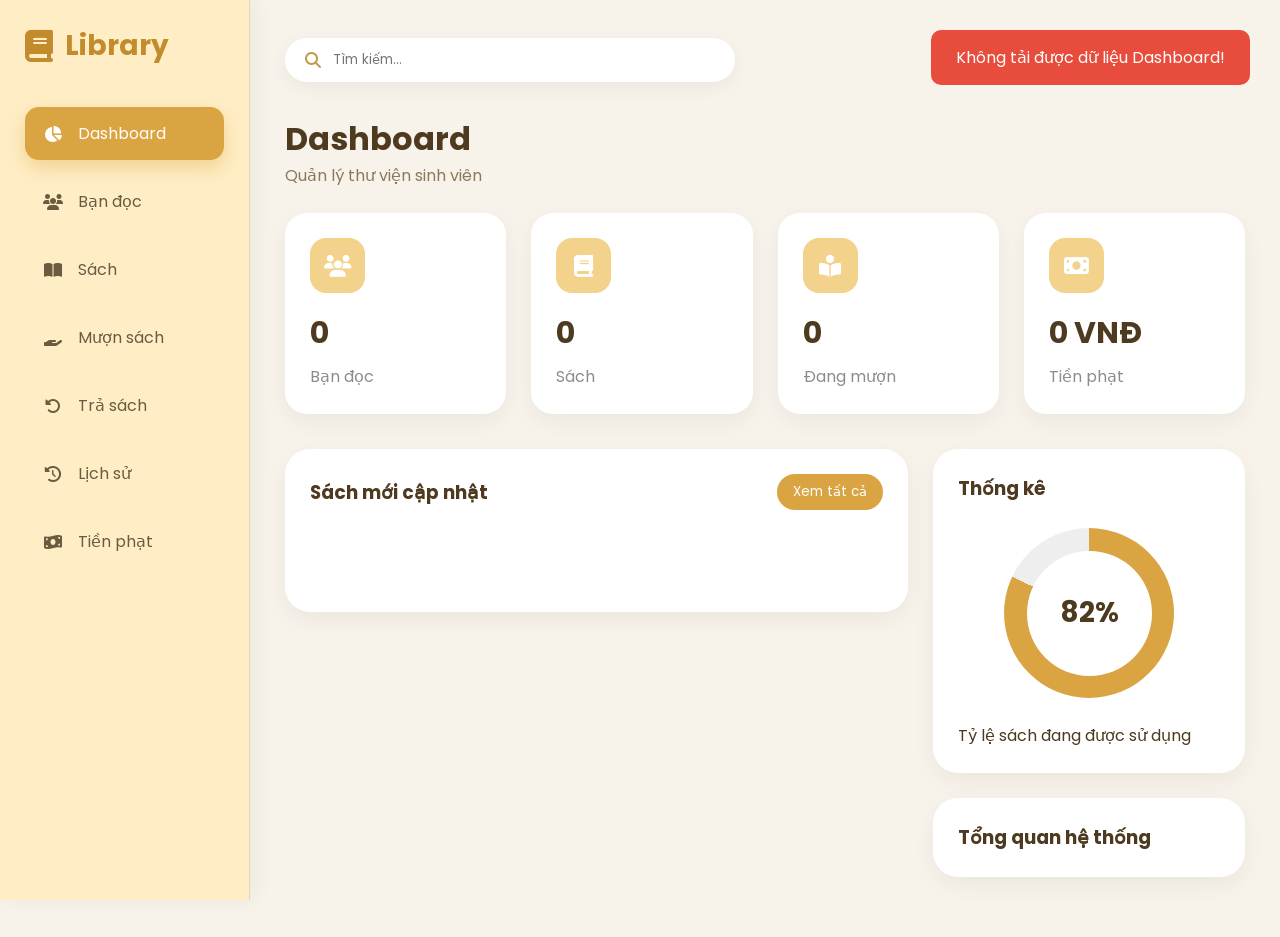
<file: frontend/index.html>
<!doctype html>
<html lang="vi">
  <head>
    <meta charset="UTF-8" />
    <meta name="viewport" content="width=device-width, initial-scale=1.0" />
    <title>Library Management</title>
    <link rel="stylesheet" href="css/style.css" />
    <link
      rel="stylesheet"
      href="https://cdnjs.cloudflare.com/ajax/libs/font-awesome/6.7.2/css/all.min.css"
    />
    <link rel="preconnect" href="https://fonts.googleapis.com" />
    <link
      href="https://fonts.googleapis.com/css2?family=Poppins:wght@300;400;500;600;700&display=swap"
      rel="stylesheet"
    />
  </head>

  <body>
    <aside class="sidebar">
      <div class="logo">
        <i class="fa-solid fa-book"></i>
        <span>Library</span>
      </div>
      <ul>
        <li class="active">
          <a href="index.html">
            <i class="fa-solid fa-chart-pie"></i>
            Dashboard
          </a>
        </li>
        <li>
          <a href="pages/bandoc.html">
            <i class="fa-solid fa-users"></i>
            Bạn đọc
          </a>
        </li>
        <li>
          <a href="pages/sach.html">
            <i class="fa-solid fa-book-open"></i>
            Sách
          </a>
        </li>
        <li>
          <a href="pages/muonsach.html">
            <i class="fa-solid fa-hand-holding"></i>
            Mượn sách
          </a>
        </li>
        <li>
          <a href="pages/trasach.html">
            <i class="fa-solid fa-rotate-left"></i>
            Trả sách
          </a>
        </li>
        <li>
          <a href="pages/lichsu.html">
            <i class="fa-solid fa-clock-rotate-left"></i>
            Lịch sử
          </a>
        </li>
        <li>
          <a href="pages/phat.html">
            <i class="fa-solid fa-money-bill-wave"></i>
            Tiền phạt
          </a>
        </li>
      </ul>
    </aside>

    <!-- ================= MAIN ================= -->
    <main class="main">
      <!-- HEADER -->
      <header class="header">
        <div class="search-box">
          <i class="fa-solid fa-magnifying-glass"></i>

          <input type="text" placeholder="Tìm kiếm..." />
        </div>

        <div class="header-right">
          <button class="notify">
            <i class="fa-solid fa-bell"></i>
          </button>

          <div class="profile">
            <img src="images/chibi.png" alt="" />

            <div>
              <h4>Admin</h4>
            </div>
          </div>
        </div>
      </header>
      <!-- TITLE -->
      <section class="title">
        <h2>Dashboard</h2>
        <p>Quản lý thư viện sinh viên</p>
      </section>
      <!-- CARDS -->
      <section class="cards">
        <div class="card">
          <div class="icon">
            <i class="fa-solid fa-users"></i>
          </div>
          <h3 id="totalReaders">0</h3>
          <p>Bạn đọc</p>
        </div>
        <div class="card">
          <div class="icon">
            <i class="fa-solid fa-book"></i>
          </div>
          <h3 id="totalBooks">0</h3>
          <p>Sách</p>
        </div>
        <div class="card">
          <div class="icon">
            <i class="fa-solid fa-book-open-reader"></i>
          </div>
          <h3 id="totalBorrowing">0</h3>
          <p>Đang mượn</p>
        </div>
        <div class="card">
          <div class="icon">
            <i class="fa-solid fa-money-bill"></i>
          </div>
          <h3 id="totalFine">0 VNĐ</h3>
          <p>Tiền phạt</p>
        </div>
      </section>
      <!-- CONTENT -->
      <section class="content">
        <!-- LEFT -->
        <div class="left-panel">
          <div class="panel">
            <div class="panel-header">
              <h3>Sách mới cập nhật</h3>
              <button>Xem tất cả</button>
            </div>
            <table id="bookTable">
              <thead>
                <tr>
                  <th>Mã</th>
                  <th>Tên sách</th>
                  <th>Tác giả</th>
                  <th>SL</th>
                </tr>
              </thead>
              <tbody>
              </tbody>
            </table>
          </div>
        </div>
        <!-- RIGHT -->
        <div class="right-panel">
          <div class="panel">
            <h3>Thống kê</h3>
            <div class="circle">
              <span>82%</span>
            </div>
            <p>Tỷ lệ sách đang được sử dụng</p>
          </div>
          <div class="panel">
            <h3>Tổng quan hệ thống</h3>
            <ul class="activity" id="activityList">
            </ul>
          </div>
        </div>
      </section>
    </main>

<script src="js/api.js"></script>
<script src="js/common.js"></script>
<script src="js/dashboard.js"></script>
  </body>
</html>
</file>
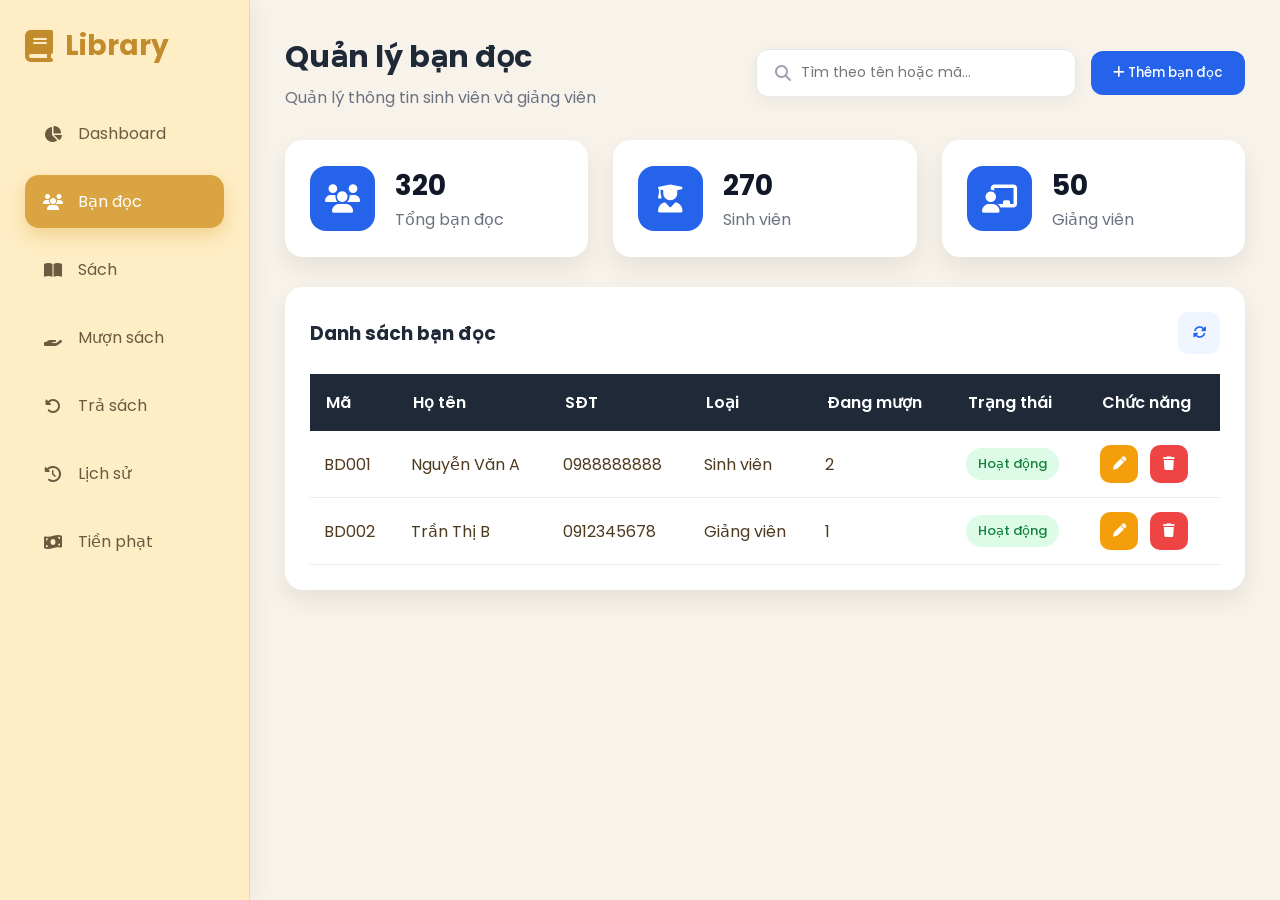
<file: frontend/pages/bandoc.html>
<!doctype html>
<html lang="vi">
  <head>
    <meta charset="UTF-8" />
    <meta name="viewport" content="width=device-width, initial-scale=1.0" />
    <title>Quản lý bạn đọc</title>

    <link rel="stylesheet" href="../css/style.css" />
    <link rel="stylesheet" href="../css/bandoc.css" />

    <link
      rel="stylesheet"
      href="https://cdnjs.cloudflare.com/ajax/libs/font-awesome/6.7.2/css/all.min.css"
    />

    <link
      href="https://fonts.googleapis.com/css2?family=Poppins:wght@300;400;500;600;700&display=swap"
      rel="stylesheet"
    />
  </head>

  <body>
    <!-- ================= SIDEBAR ================= -->
    <aside class="sidebar">
      <div class="logo">
        <i class="fa-solid fa-book"></i>
        <span>Library</span>
      </div>
      <ul>
        <li>
          <a href="../index.html">
            <i class="fa-solid fa-chart-pie"></i>
            Dashboard
          </a>
        </li>
        <li class="active">
          <a href="bandoc.html">
            <i class="fa-solid fa-users"></i>
            Bạn đọc
          </a>
        </li>
        <li>
          <a href="sach.html">
            <i class="fa-solid fa-book-open"></i>
            Sách
          </a>
        </li>
        <li>
          <a href="muonsach.html">
            <i class="fa-solid fa-hand-holding"></i>
            Mượn sách
          </a>
        </li>
        <li>
          <a href="trasach.html">
            <i class="fa-solid fa-rotate-left"></i>
            Trả sách
          </a>
        </li>
        <li>
          <a href="lichsu.html">
            <i class="fa-solid fa-clock-rotate-left"></i>
            Lịch sử
          </a>
        </li>
        <li>
          <a href="phat.html">
            <i class="fa-solid fa-money-bill-wave"></i>
            Tiền phạt
          </a>
        </li>
      </ul>
    </aside>

  <!-- MAIN -->

    <main class="main">
      <!-- HEADER -->
      <header class="header">
        <div>
          <h2>Quản lý bạn đọc</h2>
          <p>Quản lý thông tin sinh viên và giảng viên</p>
        </div>
        <div class="header-right">
          <div class="search-box">
            <i class="fa-solid fa-magnifying-glass"></i>
            <input
              type="text"
              id="searchReader"
              placeholder="Tìm theo tên hoặc mã..."
              onkeyup="searchTable('searchReader', 'readerTable')"
            />
          </div>
          <button class="add-btn" onclick="openModal('readerModal')">
            <i class="fa-solid fa-plus"></i>
            Thêm bạn đọc
          </button>
        </div>
      </header>

      <!--  STATISTIC  -->

      <section class="reader-stat">
        <div class="stat-card">
          <i class="fa-solid fa-users"></i>
          <div>
            <h3>320</h3>
            <span>Tổng bạn đọc</span>
          </div>
        </div>
        <div class="stat-card">
          <i class="fa-solid fa-user-graduate"></i>
          <div>
            <h3>270</h3>
            <span>Sinh viên</span>
          </div>
        </div>
        <div class="stat-card">
          <i class="fa-solid fa-chalkboard-user"></i>
          <div>
            <h3>50</h3>
            <span>Giảng viên</span>
          </div>
        </div>
      </section>

      <!--  TABLE  -->
      <section class="table-card">
        <div class="table-header">
          <h3>Danh sách bạn đọc</h3>
          <button class="refresh-btn">
            <i class="fa-solid fa-rotate"></i>
          </button>
        </div>
        <table id="readerTable">
          <thead>
            <tr>
              <th>Mã</th>
              <th>Họ tên</th>
              <th>SĐT</th>
              <th>Loại</th>
              <th>Đang mượn</th>
              <th>Trạng thái</th>
              <th>Chức năng</th>
            </tr>
          </thead>
          <tbody>
            <tr>
              <td>BD001</td>
              <td>Nguyễn Văn A</td>
              <td>0988888888</td>
              <td>Sinh viên</td>
              <td>2</td>
              <td>
                <span class="status active"> Hoạt động </span>
              </td>
              <td>
                <button class="edit-btn">
                  <i class="fa-solid fa-pen"></i>
                </button>
                <button class="delete-btn">
                  <i class="fa-solid fa-trash"></i>
                </button>
              </td>
            </tr>
            <tr>
              <td>BD002</td>
              <td>Trần Thị B</td>
              <td>0912345678</td>
              <td>Giảng viên</td>
              <td>1</td>
              <td>
                <span class="status active"> Hoạt động </span>
              </td>
              <td>
                <button class="edit-btn">
                  <i class="fa-solid fa-pen"></i>
                </button>
                <button class="delete-btn">
                  <i class="fa-solid fa-trash"></i>
                </button>
              </td>
            </tr>
          </tbody>
        </table>
      </section>
    </main>

    <!-- MODAL  -->

    <div class="modal" id="readerModal">
      <div class="modal-content">
        <div class="modal-header">
          <h2>Thêm bạn đọc</h2>
          <button onclick="closeModal('readerModal')">
            <i class="fa-solid fa-xmark"></i>
          </button>
        </div>
        <div class="modal-body">
          <div class="form-group">
            <label>Mã bạn đọc</label>
            <input type="text" />
          </div>
          <div class="form-group">
            <label>Họ tên</label>
            <input type="text" />
          </div>
          <div class="form-group">
            <label>Số điện thoại</label>
            <input type="text" />
          </div>
          <div class="form-group">
            <label>Loại bạn đọc</label>
            <select>
              <option>Sinh viên thường</option>
              <option>Sinh viên ưu tiên</option>
              <option>Giảng viên</option>
            </select>
          </div>
        </div>
        <div class="modal-footer">
          <button class="cancel-btn" onclick="closeModal('readerModal')">
            Hủy
          </button>
          <button class="save-btn">Lưu</button>
        </div>
      </div>
    </div>
    
    <script src="../js/api.js"></script>
    <script src="../js/common.js"></script>
    <script src="../js/bandoc.js"></script>
  </body>
</html>
</file>
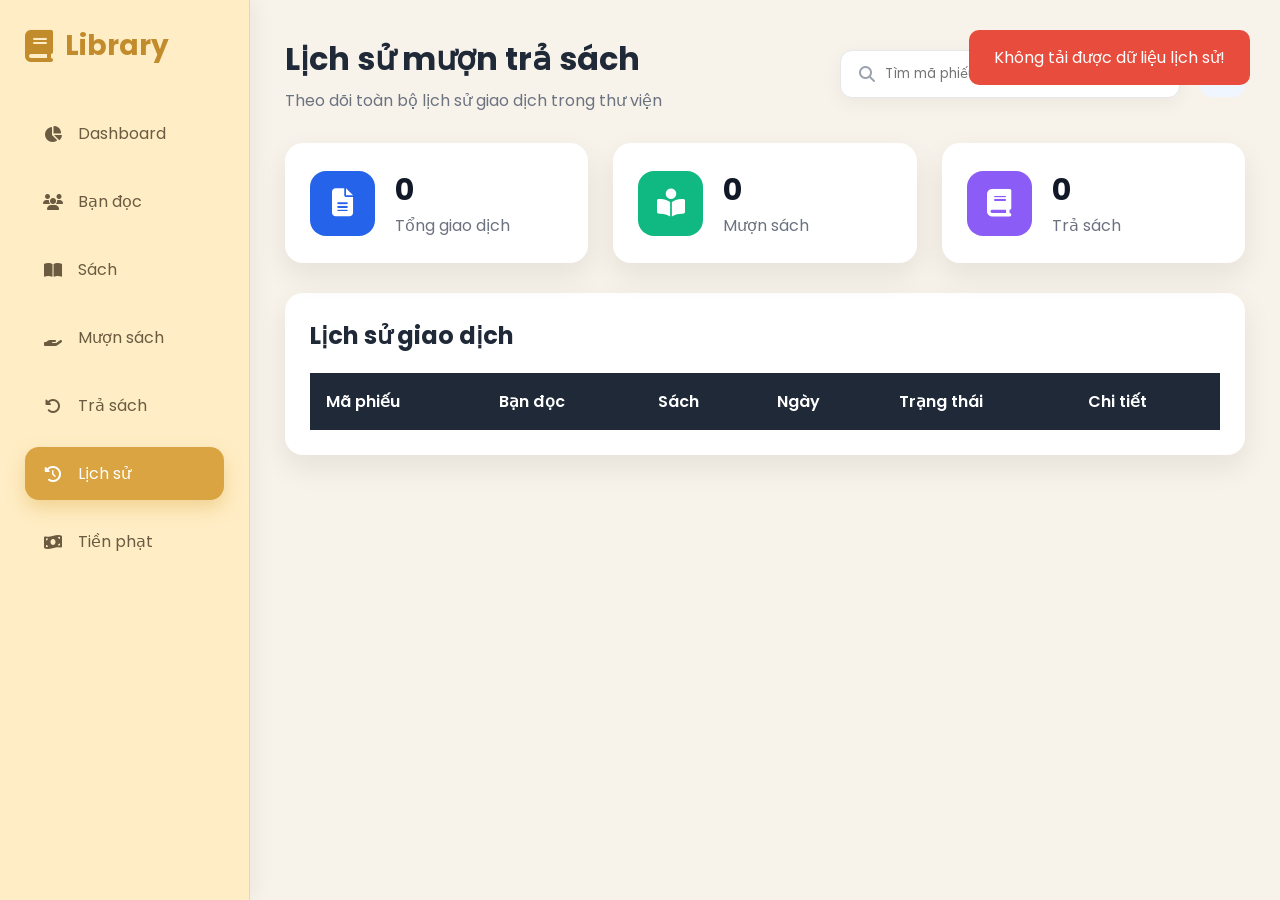
<file: frontend/pages/lichsu.html>
<!doctype html>
<html lang="vi">
  <head>
    <meta charset="UTF-8" />
    <meta name="viewport" content="width=device-width, initial-scale=1.0" />
    <title>Lịch sử mượn trả</title>
    <link rel="stylesheet" href="../css/style.css" />
    <link rel="stylesheet" href="../css/lichsu.css" />
    <link
      rel="stylesheet"
      href="https://cdnjs.cloudflare.com/ajax/libs/font-awesome/6.7.2/css/all.min.css"
    />
    <link
      href="https://fonts.googleapis.com/css2?family=Poppins:wght@300;400;500;600;700&display=swap"
      rel="stylesheet"
    />
  </head>
  <body>
    <!--  SIDEBAR -->
    <aside class="sidebar">
      <div class="logo">
        <i class="fa-solid fa-book"></i>
        <span>Library</span>
      </div>
      <ul>
        <li>
          <a href="../index.html">
            <i class="fa-solid fa-chart-pie"></i>
            Dashboard
          </a>
        </li>
        <li>
          <a href="bandoc.html">
            <i class="fa-solid fa-users"></i>
            Bạn đọc
          </a>
        </li>
        <li>
          <a href="sach.html">
            <i class="fa-solid fa-book-open"></i>
            Sách
          </a>
        </li>
        <li>
          <a href="muonsach.html">
            <i class="fa-solid fa-hand-holding"></i>
            Mượn sách
          </a>
        </li>
        <li>
          <a href="trasach.html">
            <i class="fa-solid fa-rotate-left"></i>
            Trả sách
          </a>
        </li>
        <li class="active">
          <a href="lichsu.html">
            <i class="fa-solid fa-clock-rotate-left"></i>
            Lịch sử
          </a>
        </li>
        <li>
          <a href="phat.html">
            <i class="fa-solid fa-money-bill-wave"></i>
            Tiền phạt
          </a>
        </li>
      </ul>
    </aside>

    <!-- MAIN -->
    <main class="main">
      <header class="header">
        <div>
          <h2>Lịch sử mượn trả sách</h2>
          <p>Theo dõi toàn bộ lịch sử giao dịch trong thư viện</p>
        </div>
        <div class="header-right">
          <div class="search-box">
            <i class="fa-solid fa-magnifying-glass"></i>
            <input
              type="text"
              id="searchHistory"
              placeholder="Tìm mã phiếu, bạn đọc, sách..."
            />
          </div>
          <button class="refresh-btn" id="refreshHistory">
            <i class="fa-solid fa-rotate"></i>
          </button>
        </div>
      </header>

      <!--  THỐNG KÊ  -->
      <section class="history-stat">
        <div class="stat-card">
          <i class="fa-solid fa-file-lines"></i>
          <div>
            <h3 id="totalHistory">0</h3>
            <span>Tổng giao dịch</span>
          </div>
        </div>
        <div class="stat-card">
          <i class="fa-solid fa-book-open-reader"></i>
          <div>
            <h3 id="borrowHistory">0</h3>
            <span>Mượn sách</span>
          </div>
        </div>
        <div class="stat-card">
          <i class="fa-solid fa-book"></i>
          <div>
            <h3 id="returnHistory">0</h3>
            <span>Trả sách</span>
          </div>
        </div>
      </section>

      <!--  TABLE  -->
      <section class="table-card">
        <div class="table-header">
          <h3>Lịch sử giao dịch</h3>
        </div>
        <table id="historyTable">
          <thead>
            <tr>
              <th>Mã phiếu</th>
              <th>Bạn đọc</th>
              <th>Sách</th>
              <th>Ngày</th>
              <th>Trạng thái</th>
              <th>Chi tiết</th>
            </tr>
          </thead>
          <tbody>

          </tbody>
        </table>
      </section>
    </main>
    <script src="../js/api.js"></script>
    <script src="../js/common.js"></script>
    <script src="../js/lichsu.js"></script>
  </body>
</html>
</file>
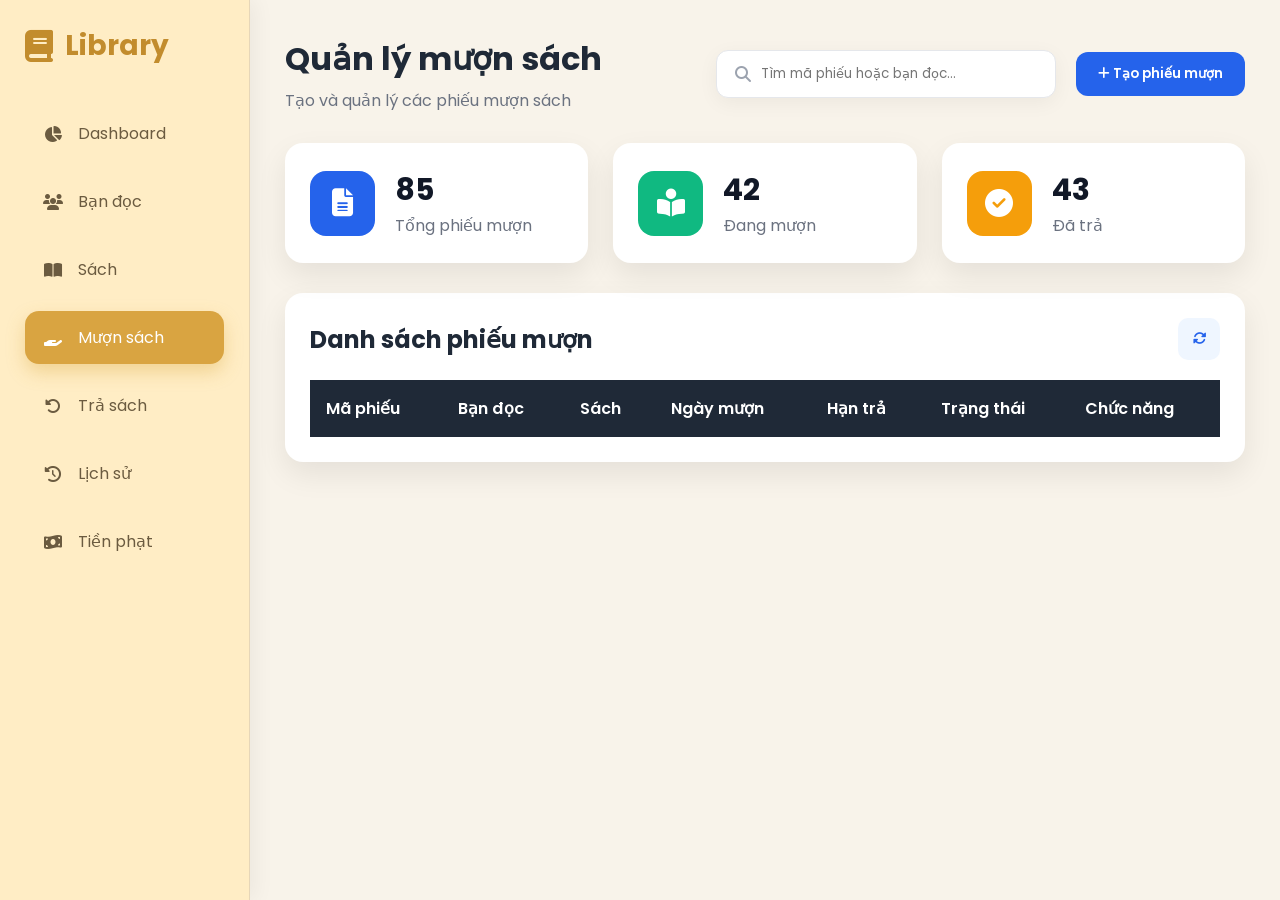
<file: frontend/pages/muonsach.html>
<!doctype html>
<html lang="vi">
  <head>
    <meta charset="UTF-8" />
    <meta name="viewport" content="width=device-width, initial-scale=1.0" />
    <title>Quản lý mượn sách</title>
    <link rel="stylesheet" href="../css/style.css" />
    <link rel="stylesheet" href="../css/muonsach.css" />
    <link
      rel="stylesheet"
      href="https://cdnjs.cloudflare.com/ajax/libs/font-awesome/6.7.2/css/all.min.css"
    />
    <link
      href="https://fonts.googleapis.com/css2?family=Poppins:wght@300;400;600;700&display=swap"
      rel="stylesheet"
    />
  </head>
  <body>
    <!--  SIDEBAR -->
    <aside class="sidebar">
      <div class="logo">
        <i class="fa-solid fa-book"></i>
        <span>Library</span>
      </div>
      <ul>
        <li>
          <a href="../index.html">
            <i class="fa-solid fa-chart-pie"></i>
            Dashboard
          </a>
        </li>
        <li>
          <a href="bandoc.html">
            <i class="fa-solid fa-users"></i>
            Bạn đọc
          </a>
        </li>
        <li>
          <a href="sach.html">
            <i class="fa-solid fa-book-open"></i>
            Sách
          </a>
        </li>
        <li class="active">
          <a href="muonsach.html">
            <i class="fa-solid fa-hand-holding"></i>
            Mượn sách
          </a>
        </li>
        <li>
          <a href="trasach.html">
            <i class="fa-solid fa-rotate-left"></i>
            Trả sách
          </a>
        </li>
        <li>
          <a href="lichsu.html">
            <i class="fa-solid fa-clock-rotate-left"></i>
            Lịch sử
          </a>
        </li>
        <li>
          <a href="phat.html">
            <i class="fa-solid fa-money-bill-wave"></i>
            Tiền phạt
          </a>
        </li>
      </ul>
    </aside>

    <!--  MAIN  -->
    <main class="main">
      <header class="header">
        <div>
          <h2>Quản lý mượn sách</h2>
          <p>Tạo và quản lý các phiếu mượn sách</p>
        </div>
        <div class="header-right">
          <div class="search-box">
            <i class="fa-solid fa-magnifying-glass"></i>
            <input
              type="text"
              id="searchBorrow"
              placeholder="Tìm mã phiếu hoặc bạn đọc..."
            />
          </div>
          <button class="add-btn" onclick="openModal('borrowModal')">
            <i class="fa-solid fa-plus"></i>
            Tạo phiếu mượn
          </button>
        </div>
      </header>

      <!--  CARD  -->
      <section class="borrow-stat">
        <div class="stat-card">
          <i class="fa-solid fa-file-lines"></i>
          <div>
            <h3>85</h3>
            <span>Tổng phiếu mượn</span>
          </div>
        </div>
        <div class="stat-card">
          <i class="fa-solid fa-book-open-reader"></i>
          <div>
            <h3>42</h3>
            <span>Đang mượn</span>
          </div>
        </div>
        <div class="stat-card">
          <i class="fa-solid fa-circle-check"></i>
          <div>
            <h3>43</h3>
            <span>Đã trả</span>
          </div>
        </div>
      </section>

      <!--  TABLE  -->
      <section class="table-card">
        <div class="table-header">
          <h3>Danh sách phiếu mượn</h3>
          <button class="refresh-btn">
            <i class="fa-solid fa-rotate"></i>
          </button>
        </div>
        <table id="borrowTable">
          <thead>
            <tr>
              <th>Mã phiếu</th>
              <th>Bạn đọc</th>
              <th>Sách</th>
              <th>Ngày mượn</th>
              <th>Hạn trả</th>
              <th>Trạng thái</th>
              <th>Chức năng</th>
            </tr>
          </thead>
          <tbody></tbody>
        </table>
      </section>
    </main>

    <!--  MODAL  -->
    <div class="modal" id="borrowModal">
      <div class="modal-content">
        <div class="modal-header">
          <h2>Tạo phiếu mượn</h2>
          <button onclick="closeModal('borrowModal')">
            <i class="fa-solid fa-xmark"></i>
          </button>
        </div>
        <div class="modal-body">
          <div class="form-group">
            <label>Bạn đọc</label>
            <select id="reader">
            </select>
          </div>
          <div class="form-group">
            <label>Sách</label>
            <select id="book">
            </select>
          </div>
        <div class="modal-footer">
          <button class="cancel-btn" onclick="closeModal('borrowModal')">
            Hủy
          </button>
          <button class="save-btn" onclick="saveBorrow()">Lưu</button>
        </div>
      </div>
    </div>
    <script src="../js/api.js"></script>
    <script src="../js/common.js"></script>
    <script src="../js/muonsach.js"></script>
  </body>
</html>
</file>
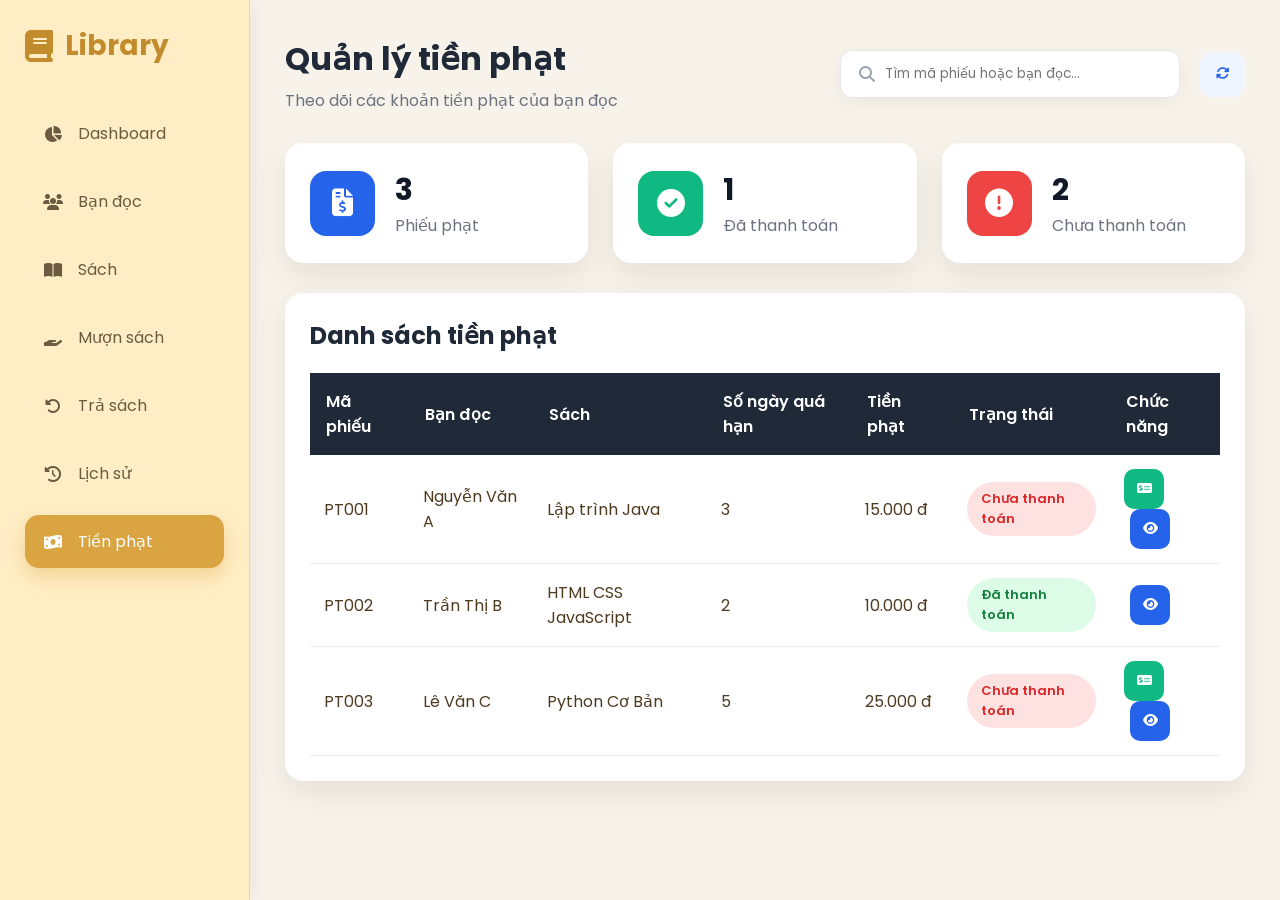
<file: frontend/pages/phat.html>
<!doctype html>
<html lang="vi">
  <head>
    <meta charset="UTF-8" />
    <meta name="viewport" content="width=device-width, initial-scale=1.0" />
    <title>Quản lý tiền phạt</title>
    <link rel="stylesheet" href="../css/style.css" />
    <link rel="stylesheet" href="../css/phat.css" />
    <link
      rel="stylesheet"
      href="https://cdnjs.cloudflare.com/ajax/libs/font-awesome/6.7.2/css/all.min.css"
    />
    <link
      href="https://fonts.googleapis.com/css2?family=Poppins:wght@300;400;500;600;700&display=swap"
      rel="stylesheet"
    />
  </head>
  <body>
    <!--  SIDEBAR  -->
    <aside class="sidebar">
      <div class="logo">
        <i class="fa-solid fa-book"></i>
        <span>Library</span>
      </div>
      <ul>
        <li>
          <a href="../index.html">
            <i class="fa-solid fa-chart-pie"></i>
            Dashboard
          </a>
        </li>
        <li>
          <a href="bandoc.html">
            <i class="fa-solid fa-users"></i>
            Bạn đọc
          </a>
        </li>
        <li>
          <a href="sach.html">
            <i class="fa-solid fa-book-open"></i>
            Sách
          </a>
        </li>
        <li>
          <a href="muonsach.html">
            <i class="fa-solid fa-hand-holding"></i>
            Mượn sách
          </a>
        </li>
        <li>
          <a href="trasach.html">
            <i class="fa-solid fa-rotate-left"></i>
            Trả sách
          </a>
        </li>
        <li>
          <a href="lichsu.html">
            <i class="fa-solid fa-clock-rotate-left"></i>
            Lịch sử
          </a>
        </li>
        <li class="active">
          <a href="phat.html">
            <i class="fa-solid fa-money-bill-wave"></i>
            Tiền phạt
          </a>
        </li>
      </ul>
    </aside>

    <!--  MAIN  -->
    <main class="main">
      <header class="header">
        <div>
          <h2>Quản lý tiền phạt</h2>
          <p>Theo dõi các khoản tiền phạt của bạn đọc</p>
        </div>
        <div class="header-right">
          <div class="search-box">
            <i class="fa-solid fa-magnifying-glass"></i>
            <input
              type="text"
              id="searchFine"
              placeholder="Tìm mã phiếu hoặc bạn đọc..."
            />
          </div>
          <button class="refresh-btn">
            <i class="fa-solid fa-rotate"></i>
          </button>
        </div>
      </header>

      <!--  STATISTIC -->
      <section class="fine-stat">
        <div class="stat-card">
          <i class="fa-solid fa-file-invoice-dollar"></i>
          <div>
            <h3>18</h3>
            <span>Phiếu phạt</span>
          </div>
        </div>

        <div class="stat-card">
          <i class="fa-solid fa-circle-check"></i>
          <div>
            <h3>12</h3>
            <span>Đã thanh toán</span>
          </div>
        </div>
        <div class="stat-card">
          <i class="fa-solid fa-circle-exclamation"></i>
          <div>
            <h3>6</h3>
            <span>Chưa thanh toán</span>
          </div>
        </div>
      </section>

      <!--  TABLE  -->
      <section class="table-card">
        <div class="table-header">
          <h3>Danh sách tiền phạt</h3>
        </div>
        <table id="fineTable">
          <thead>
            <tr>
              <th>Mã phiếu</th>
              <th>Bạn đọc</th>
              <th>Sách</th>
              <th>Số ngày quá hạn</th>
              <th>Tiền phạt</th>
              <th>Trạng thái</th>
              <th>Chức năng</th>
            </tr>
          </thead>
          <tbody>
            <tr>
              <td>PT001</td>
              <td>Nguyễn Văn A</td>
              <td>Lập trình Java</td>
              <td>3</td>
              <td>15.000 đ</td>
              <td>
                <span class="status unpaid"> Chưa thanh toán </span>
              </td>
              <td>
                <button class="pay-btn">
                  <i class="fa-solid fa-money-check-dollar"></i>
                </button>
                <button class="view-btn">
                  <i class="fa-solid fa-eye"></i>
                </button>
              </td>
            </tr>
            <tr>
              <td>PT002</td>
              <td>Trần Thị B</td>
              <td>HTML CSS JavaScript</td>
              <td>2</td>
              <td>10.000 đ</td>
              <td>
                <span class="status paid"> Đã thanh toán </span>
              </td>
              <td>
                <button class="view-btn">
                  <i class="fa-solid fa-eye"></i>
                </button>
              </td>
            </tr>
          </tbody>
        </table>
      </section>

      <!--  MODAL  -->
      <div class="modal" id="fineModal">
        <div class="modal-content">
          <div class="modal-header">
            <h2>Chi tiết tiền phạt</h2>
            <button onclick="closeModal('fineModal')">
              <i class="fa-solid fa-xmark"></i>
            </button>
          </div>
          <div class="modal-body">
            <div class="form-group">
              <label>Mã phiếu</label>
              <input type="text" id="fineId" readonly />
            </div>
            <div class="form-group">
              <label>Bạn đọc</label>
              <input type="text" id="readerName" readonly />
            </div>
            <div class="form-group">
              <label>Sách</label>
              <input type="text" id="bookName" readonly />
            </div>
            <div class="form-group">
              <label>Số ngày quá hạn</label>
              <input type="number" id="lateDays" readonly />
            </div>
            <div class="form-group">
              <label>Tiền phạt</label>
              <input type="text" id="money" readonly />
            </div>
          </div>
          <div class="modal-footer">
            <button class="cancel-btn" onclick="closeModal('fineModal')">
              Đóng
            </button>
          </div>
        </div>
      </div>
    </main>

    <script src="../js/common.js"></script>
    <script src="../js/phat.js"></script>
  </body>
</html>
</file>
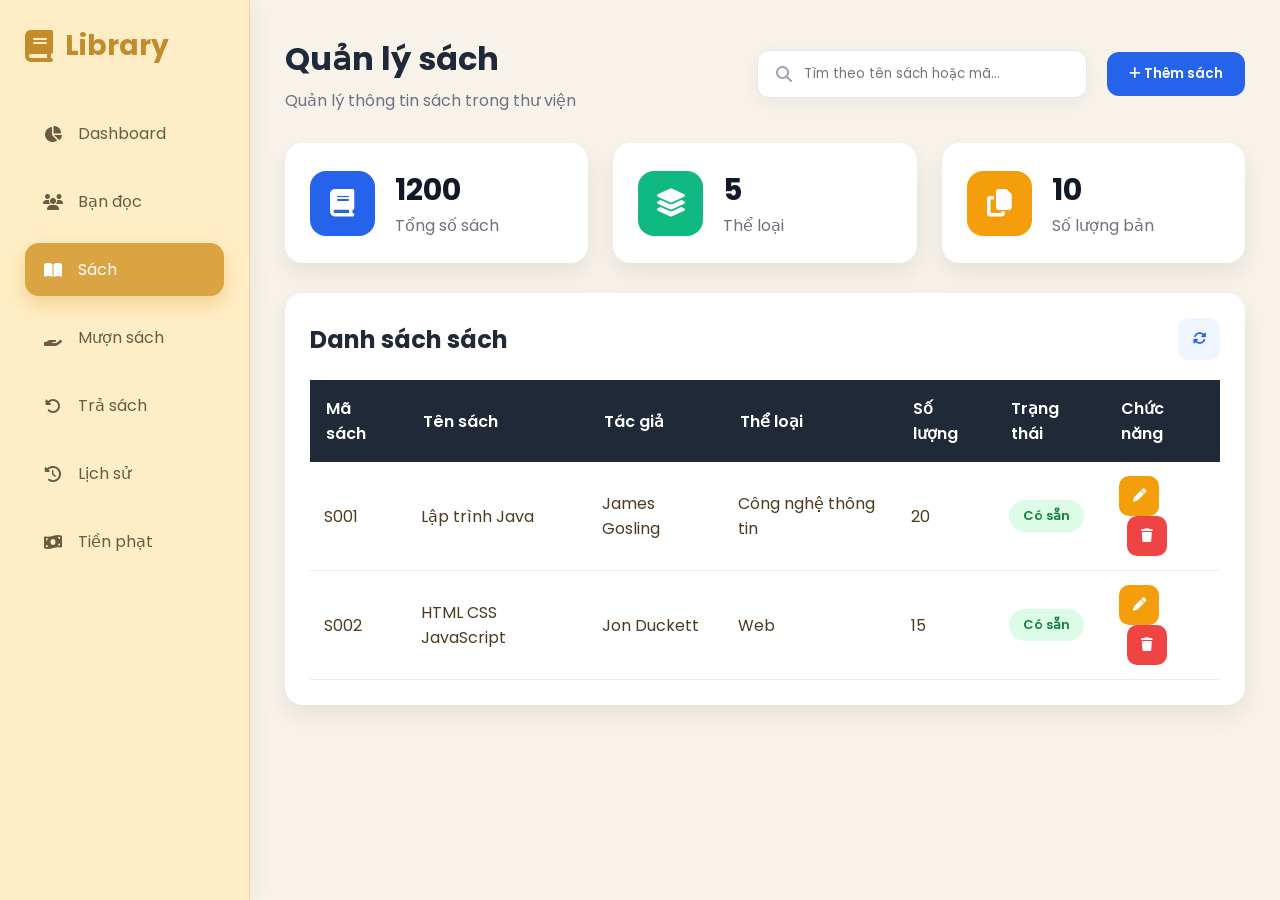
<file: frontend/pages/sach.html>
<!doctype html>
<html lang="vi">
  <head>
    <meta charset="UTF-8" />
    <meta name="viewport" content="width=device-width, initial-scale=1.0" />
    <title>Quản lý sách</title>
    <link rel="stylesheet" href="../css/style.css" />
    <link rel="stylesheet" href="../css/sach.css" />
    <link
      rel="stylesheet"
      href="https://cdnjs.cloudflare.com/ajax/libs/font-awesome/6.7.2/css/all.min.css"
    />
    <link
      href="https://fonts.googleapis.com/css2?family=Poppins:wght@300;400;500;600;700&display=swap"
      rel="stylesheet"
    />
  </head>

  <body>
    <!-- SIDEBAR  -->
    <aside class="sidebar">
      <div class="logo">
        <i class="fa-solid fa-book"></i>
        <span>Library</span>
      </div>
      <ul>
        <li>
          <a href="../index.html">
            <i class="fa-solid fa-chart-pie"></i>
            Dashboard
          </a>
        </li>
        <li>
          <a href="bandoc.html">
            <i class="fa-solid fa-users"></i>
            Bạn đọc
          </a>
        </li>
        <li class="active">
          <a href="sach.html">
            <i class="fa-solid fa-book-open"></i>
            Sách
          </a>
        </li>
        <li>
          <a href="muonsach.html">
            <i class="fa-solid fa-hand-holding"></i>
            Mượn sách
          </a>
        </li>
        <li>
          <a href="trasach.html">
            <i class="fa-solid fa-rotate-left"></i>
            Trả sách
          </a>
        </li>
        <li>
          <a href="lichsu.html">
            <i class="fa-solid fa-clock-rotate-left"></i>
            Lịch sử
          </a>
        </li>
        <li>
          <a href="phat.html">
            <i class="fa-solid fa-money-bill-wave"></i>
            Tiền phạt
          </a>
        </li>
      </ul>
    </aside>

    <!--  MAIN -->
    <main class="main">
      <header class="header">
        <div>
          <h2>Quản lý sách</h2>
          <p>Quản lý thông tin sách trong thư viện</p>
        </div>
        <div class="header-right">
          <div class="search-box">
            <i class="fa-solid fa-magnifying-glass"></i>
            <input
              id="searchBook"
              type="text"
              placeholder="Tìm theo tên sách hoặc mã..."
              onkeyup="searchBook()"
            />
          </div>
          <button class="add-btn" onclick="openModal('bookModal')">
            <i class="fa-solid fa-plus"></i>
            Thêm sách
          </button>
        </div>
      </header>

      <!-- STATISTIC  -->
      <section class="book-stat">
        <div class="stat-card">
          <i class="fa-solid fa-book"></i>
          <div>
            <h3 id="totalBook">1200</h3>
            <span> Tổng số sách </span>
          </div>
        </div>
        <div class="stat-card">
          <i class="fa-solid fa-layer-group"></i>
          <div>
            <h3 id="totalCategory">5</h3>
            <span> Thể loại </span>
          </div>
        </div>
        <div class="stat-card">
          <i class="fa-solid fa-copy"></i>
          <div>
            <h3 id="totalQuantity">10</h3>
            <span> Số lượng bản </span>
          </div>
        </div>
      </section>

      <!--  TABLE  -->
      <section class="table-card">
        <div class="table-header">
          <h3>Danh sách sách</h3>
          <button class="refresh-btn">
            <i class="fa-solid fa-rotate"></i>
          </button>
        </div>
        <table id="bookTable">
          <thead>
            <tr>
              <th>Mã sách</th>
              <th>Tên sách</th>
              <th>Tác giả</th>
              <th>Thể loại</th>
              <th>Số lượng</th>
              <th>Trạng thái</th>
              <th>Chức năng</th>
            </tr>
          </thead>
          <tbody>
            <tr>
              <td>S001</td>
              <td>Lập trình Java</td>
              <td>James Gosling</td>
              <td>Công nghệ thông tin</td>
              <td>20</td>
              <td>
                <span class="book-status available"> Có sẵn </span>
              </td>
              <td>
                <button class="edit-btn">
                  <i class="fa-solid fa-pen"></i>
                </button>
                <button class="delete-btn">
                  <i class="fa-solid fa-trash"></i>
                </button>
              </td>
            </tr>
            <tr>
              <td>S002</td>
              <td>HTML CSS JavaScript</td>
              <td>Jon Duckett</td>
              <td>Web</td>
              <td>15</td>
              <td>
                <span class="book-status available"> Có sẵn </span>
              </td>
              <td>
                <button class="edit-btn">
                  <i class="fa-solid fa-pen"></i>
                </button>
                <button class="delete-btn">
                  <i class="fa-solid fa-trash"></i>
                </button>
              </td>
            </tr>
          </tbody>
        </table>
      </section>
    </main>

    <!-- MODAL  -->
    <div class="modal" id="bookModal">
      <div class="modal-content">
        <div class="modal-header">
          <h2>Thêm sách</h2>
          <button onclick="closeModal('bookModal')">
            <i class="fa-solid fa-xmark"></i>
          </button>
        </div>
        <div class="modal-body">
          <div class="form-group">
            <label> Mã sách </label>
            <input id="bookId" type="text" />
          </div>
          <div class="form-group">
            <label> Tên sách </label>
            <input id="bookName" type="text" />
          </div>
          <div class="form-group">
            <label> Tác giả </label>
            <input id="author" type="text" />
          </div>
          <div class="form-group">
            <label> Thể loại </label>
            <select id="category">
              <option>Công nghệ thông tin</option>
              <option>Văn học</option>
              <option>Ngoại ngữ</option>
            </select>
          </div>
          <div class="form-group">
            <label> Số lượng </label>
            <input id="quantity" type="number" />
          </div>
        </div>
        <div class="modal-footer">
          <button class="cancel-btn" onclick="closeModal('bookModal')">
            Hủy
          </button>
          <button class="save-btn" onclick="saveBook()">Lưu</button>
        </div>
      </div>
    </div>
    <script src="../js/api.js"></script>
    <script src="../js/common.js"></script>
    <script src="../js/sach.js"></script>
  </body>
</html>
</file>
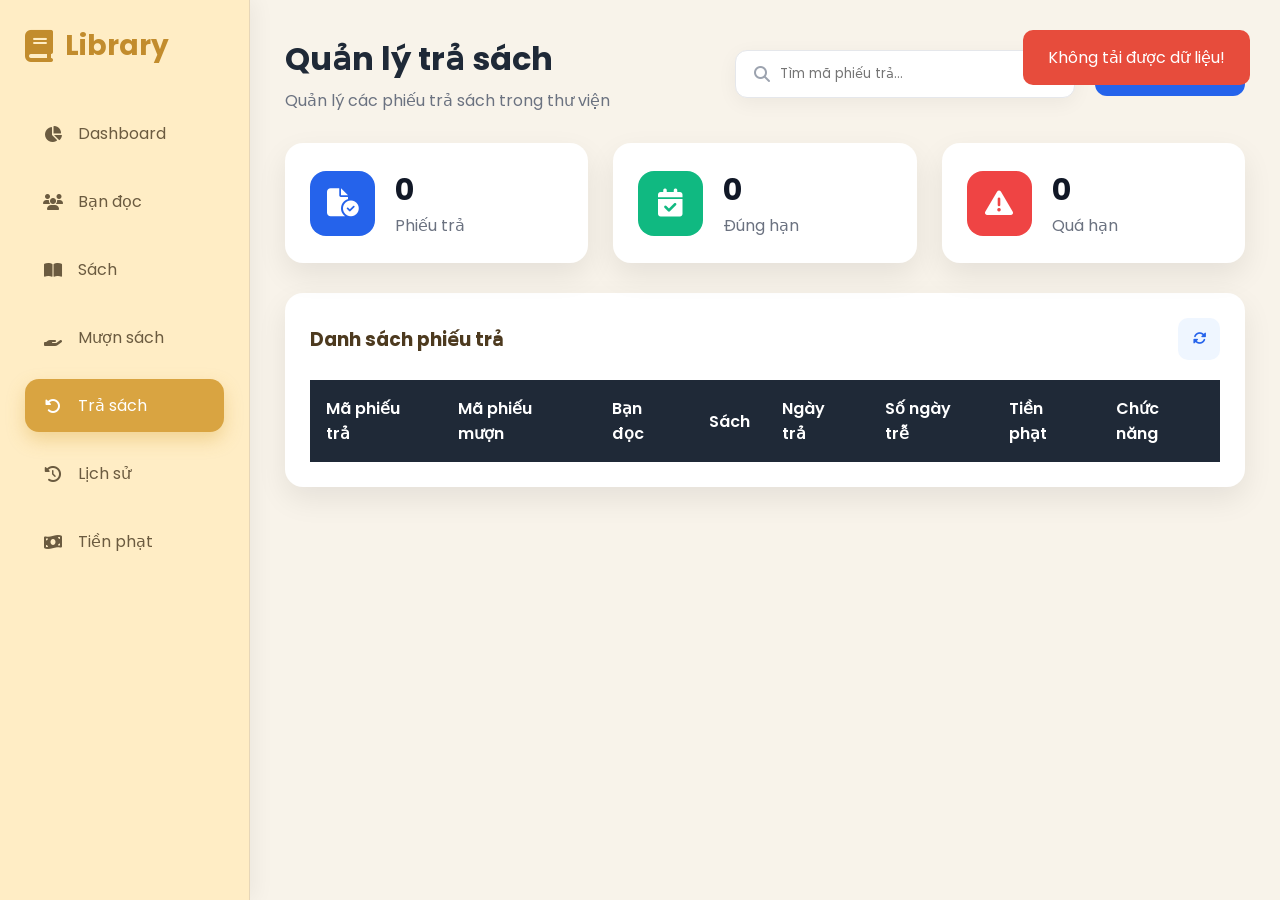
<file: frontend/pages/trasach.html>
<!doctype html>
<html lang="vi">
  <head>
    <meta charset="UTF-8" />
    <meta name="viewport" content="width=device-width, initial-scale=1.0" />
    <title>Quản lý trả sách</title>
    <link rel="stylesheet" href="../css/style.css" />
    <link rel="stylesheet" href="../css/trasach.css" />
    <link
      rel="stylesheet"
      href="https://cdnjs.cloudflare.com/ajax/libs/font-awesome/6.7.2/css/all.min.css"
    />
    <link
      href="https://fonts.googleapis.com/css2?family=Poppins:wght@300;400;500;600;700&display=swap"
      rel="stylesheet"
    />
  </head>
  <body>
    <!-- SIDEBAR -->
    <aside class="sidebar">
      <div class="logo">
        <i class="fa-solid fa-book"></i>
        <span>Library</span>
      </div>
      <ul>
        <li>
          <a href="../index.html">
            <i class="fa-solid fa-chart-pie"></i>
            Dashboard
          </a>
        </li>
        <li>
          <a href="bandoc.html">
            <i class="fa-solid fa-users"></i>
            Bạn đọc
          </a>
        </li>
        <li>
          <a href="sach.html">
            <i class="fa-solid fa-book-open"></i>
            Sách
          </a>
        </li>
        <li>
          <a href="muonsach.html">
            <i class="fa-solid fa-hand-holding"></i>
            Mượn sách
          </a>
        </li>
        <li class="active">
          <a href="trasach.html">
            <i class="fa-solid fa-rotate-left"></i>
            Trả sách
          </a>
        </li>
        <li>
          <a href="lichsu.html">
            <i class="fa-solid fa-clock-rotate-left"></i>
            Lịch sử
          </a>
        </li>
        <li>
          <a href="phat.html">
            <i class="fa-solid fa-money-bill-wave"></i>
            Tiền phạt
          </a>
        </li>
      </ul>
    </aside>

    <!-- MAIN -->
<main class="main">
  <header class="header">
    <div>
      <h2>Quản lý trả sách</h2>
      <p>Quản lý các phiếu trả sách trong thư viện</p>
    </div>
    <div class="header-right">
      <div class="search-box">
        <i class="fa-solid fa-magnifying-glass"></i>
        <input
          type="text"
          id="searchReturn"
          placeholder="Tìm mã phiếu trả..."
        />
      </div>
      <button class="add-btn" onclick="openModal('returnModal')">
        <i class="fa-solid fa-plus"></i>
        Tạo phiếu trả
      </button>
    </div>
  </header>

  <!-- STATISTIC -->
  <section class="return-stat">
    <div class="stat-card">
      <i class="fa-solid fa-file-circle-check"></i>
      <div>
        <h3>0</h3>
        <span>Phiếu trả</span>
      </div>
    </div>

    <div class="stat-card">
      <i class="fa-solid fa-calendar-check"></i>
      <div>
        <h3>0</h3>
        <span>Đúng hạn</span>
      </div>
    </div>

    <div class="stat-card">
      <i class="fa-solid fa-triangle-exclamation"></i>
      <div>
        <h3>0</h3>
        <span>Quá hạn</span>
      </div>
    </div>

  </section>





  <!-- TABLE -->

  <section class="table-card">


    <div class="table-header">

      <h3>Danh sách phiếu trả</h3>


      <button class="refresh-btn">

        <i class="fa-solid fa-rotate"></i>

      </button>


    </div>




    <table id="returnTable">


      <thead>

        <tr>

          <th>Mã phiếu trả</th>

          <th>Mã phiếu mượn</th>

          <th>Bạn đọc</th>

          <th>Sách</th>

          <th>Ngày trả</th>

          <th>Số ngày trễ</th>

          <th>Tiền phạt</th>

          <th>Chức năng</th>


        </tr>


      </thead>



      <tbody>
      </tbody>



    </table>


  </section>



</main>





<!-- MODAL -->

<div class="modal" id="returnModal">


  <div class="modal-content">



    <div class="modal-header">


      <h2>Tạo phiếu trả</h2>


      <button onclick="closeModal('returnModal')">

        <i class="fa-solid fa-xmark"></i>

      </button>


    </div>





    <div class="modal-body">



      <!-- Phiếu mượn -->

      <div class="form-group">


        <label>Phiếu mượn</label>


        <select id="borrow">


        </select>


      </div>





      <!-- Ngày trả -->

      <div class="form-group">


        <label>Ngày trả</label>


        <input
          type="date"
          id="returnDate"
          readonly
        />


      </div>





      <!-- Tiền phạt -->

      <div class="form-group">


        <label>Tiền phạt</label>


        <input
          type="number"
          id="fine"
          value="0"
          readonly
        />


      </div>




    </div>





    <div class="modal-footer">


      <button
        class="cancel-btn"
        onclick="closeModal('returnModal')"
      >

        Hủy

      </button>





      <button
        class="save-btn"
        onclick="saveReturn()"
      >

        Lưu

      </button>



    </div>



  </div>



</div>





<script src="../js/api.js"></script>
    <script src="../js/common.js"></script>
    <script src="../js/trasach.js"></script>
  </body>
</html>
</file>
<file: frontend/css/style.css>
* {
  margin: 0;
  padding: 0;
  box-sizing: border-box;
  font-family: "Poppins", sans-serif;
}
body {
  background: #f8f3ea;
  color: #4d3a1f;
}
body {
  display: flex;
  min-height: 100vh;
}
.sidebar {
  width: 250px;
  background: #ffedc5;
  border-right: 1px solid #e6d6b8;
  padding: 25px;
  position: fixed;
  height: 100vh;
  box-shadow: 5px 0 20px rgba(0, 0, 0, 0.05);
}
.logo {
  display: flex;
  align-items: center;
  gap: 12px;
  margin-bottom: 40px;
  font-size: 28px;
  color: #c28c2d;
  font-weight: 700;
}
.logo i {
  font-size: 32px;
}
.sidebar ul {
  list-style: none;
}
.sidebar li {
  margin-bottom: 15px;
}
.sidebar li a {
  text-decoration: none;
  color: #6b5b40;
  display: flex;
  align-items: center;
  gap: 15px;
  padding: 14px 18px;
  border-radius: 14px;
  transition: 0.3s;
}
.sidebar li a i {
  width: 20px;
  text-align: center;
}
.sidebar li:hover a {
  background: #f2e2be;
  color: #a06a17;
}
.sidebar .active a {
  background: #d9a441;
  color: white;
  box-shadow: 0 8px 18px rgba(214, 162, 52, 0.35);
}
.main {
  margin-left: 250px;
  flex: 1;
  padding: 35px;
}
.header {
  display: flex;
  justify-content: space-between;
  align-items: center;
  margin-bottom: 30px;
}
.search-box {
  width: 450px;
  background: white;
  border-radius: 40px;
  display: flex;
  align-items: center;
  padding: 12px 20px;
  box-shadow: 0 5px 20px rgba(0, 0, 0, 0.05);
}
.search-box i {
  color: #c09a4d;
}
.search-box input {
  border: none;
  outline: none;
  width: 100%;
  margin-left: 12px;
  background: transparent;
}
.header-right {
  display: flex;
  align-items: center;
  gap: 25px;
}
.notify {
  width: 48px;
  height: 48px;
  border: none;
  border-radius: 50%;
  background: #f0d48c;
  color: white;
  cursor: pointer;
  transition: 0.3s;
}
.notify:hover {
  transform: scale(1.1);
}
.profile {
  display: flex;
  align-items: center;
  gap: 15px;
}
.profile img {
  width: 50px;
  height: 50px;
  border-radius: 50%;
  object-fit: cover;
  border: 3px solid #d8b25b;
}
.profile h4 {
  font-size: 16px;
}
.profile span {
  font-size: 13px;
  color: #999;
}
.title {
  margin-bottom: 25px;
}
.title h2 {
  font-size: 32px;
}
.title p {
  color: #8a7a5b;
}
.cards {
  display: grid;
  grid-template-columns: repeat(4, 1fr);
  gap: 25px;
  margin-bottom: 35px;
}
.card {
  background: white;
  border-radius: 22px;
  padding: 25px;
  box-shadow: 0 8px 25px rgba(0, 0, 0, 0.05);
  transition: 0.3s;
}
.card:hover {
  transform: translateY(-6px);
}
.card .icon {
  width: 55px;
  height: 55px;
  border-radius: 16px;
  background: #f3d28b;
  display: flex;
  align-items: center;
  justify-content: center;
  color: white;
  font-size: 22px;
  margin-bottom: 18px;
}
.card h3 {
  font-size: 30px;
  margin-bottom: 8px;
}
.card p {
  color: #8c8c8c;
}
.content {
  display: grid;
  grid-template-columns: 2fr 1fr;
  gap: 25px;
}
.panel {
  background: white;
  border-radius: 25px;
  padding: 25px;
  box-shadow: 0 8px 25px rgba(0, 0, 0, 0.05);
  margin-bottom: 25px;
}
.panel-header {
  display: flex;
  justify-content: space-between;
  align-items: center;
  margin-bottom: 20px;
}
.panel-header button {
  border: none;
  background: #d9a441;
  color: white;
  padding: 8px 16px;
  border-radius: 20px;
  cursor: pointer;
}
table {
  width: 100%;
  border-collapse: collapse;
}
table th {
  text-align: left;
  padding: 16px;
  background: linear-gradient(90deg, #eb8328);
  color: #ffffff;
  font-weight: 600;
  font-size: 16px;
}
table td {
  padding: 14px;
  border-bottom: 1px solid #ececec;
}
table tr:hover {
  background: #fff8eb;
}
.circle {
  width: 170px;
  height: 170px;
  border-radius: 50%;
  margin: 25px auto;
  background: conic-gradient(#d9a441 82%, #eee 0);
  display: flex;
  align-items: center;
  justify-content: center;
}
.circle span {
  width: 125px;
  height: 125px;
  background: white;
  border-radius: 50%;
  display: flex;
  justify-content: center;
  align-items: center;
  font-size: 28px;
  font-weight: bold;
}
.activity {
  list-style: none;
}
.activity li {
  margin: 15px 0;
  padding: 12px;
  border-radius: 12px;
  background: #faf4e8;
}
@media (max-width: 1200px) {
  .cards {
    grid-template-columns: repeat(2, 1fr);
  }
  .content {
    grid-template-columns: 1fr;
  }
}
@media (max-width: 768px) {
  .sidebar {
    width: 80px;
    padding: 20px 10px;
  }
  .logo span {
    display: none;
  }
  .sidebar li a {
    justify-content: center;
  }
  .sidebar li a span {
    display: none;
  }
  .main {
    margin-left: 80px;
    padding: 20px;
  }
  .search-box {
    width: 250px;
  }
  .cards {
    grid-template-columns: 1fr;
  }
  .header {
    flex-direction: column;
    gap: 20px;
    align-items: flex-start;
  }
}
.toast {
  position: fixed;
  top: 30px;
  right: 30px;
  padding: 15px 25px;
  color: white;
  border-radius: 10px;
  opacity: 0;
  transform: translateY(-20px);
  transition: 0.3s;
  z-index: 9999;
}
.toast.show {
  opacity: 1;
  transform: translateY(0);
}
.toast.success {
  background: #27ae60;
}
.toast.error {
  background: #e74c3c;
}
.toast.warning {
  background: #f39c12;
}
.loading {
  position: fixed;
  inset: 0;
  background: rgba(255, 255, 255, 0.5);
  display: flex;
  justify-content: center;
  align-items: center;
  backdrop-filter: blur(5px);
  z-index: 999;
}
.spinner {
  width: 60px;
  height: 60px;
  border: 6px solid #eee;
  border-top: 6px solid #d9a441;
  border-radius: 50%;
  animation: spin 1s linear infinite;
}
@keyframes spin {
  to {
    transform: rotate(360deg);
  }
}
.scroll-top {
  position: fixed;
  bottom: 30px;
  right: 30px;
  width: 50px;
  height: 50px;
  border: none;
  border-radius: 50%;
  background: #d9a441;
  color: white;
  cursor: pointer;
  opacity: 0;
  transition: 0.3s;
}
.scroll-top.show {
  opacity: 1;
}
</file>
<file: frontend/css/bandoc.css>
.header {
  display: flex;
  justify-content: space-between;
  align-items: center;
  margin-bottom: 30px;
}
.header h2 {
  font-size: 30px;
  color: #1f2937;
}
.header p {
  color: #6b7280;
  margin-top: 5px;
}
.header-right {
  display: flex;
  align-items: center;
  gap: 15px;
}

/* SEARCH */
.search-box {
  width: 320px;
  height: 48px;
  background: white;
  border-radius: 12px;
  display: flex;
  align-items: center;
  padding: 0 18px;
  border: 1px solid #e5e7eb;
}
.search-box input {
  border: none;
  outline: none;
  width: 100%;
  margin-left: 10px;
  font-size: 14px;
}
.search-box i {
  color: #9ca3af;
}

/* BUTTON */
.add-btn {
  border: none;
  background: #2563eb;
  color: white;
  padding: 12px 22px;
  border-radius: 12px;
  cursor: pointer;
  font-weight: 500;
  transition: 0.3s;
}
.add-btn:hover {
  background: #1d4ed8;
}
.refresh-btn {
  width: 42px;
  height: 42px;
  border: none;
  border-radius: 10px;
  background: #eff6ff;
  color: #2563eb;
  cursor: pointer;
}
/* STATISTIC */
.reader-stat {
  display: grid;
  grid-template-columns: repeat(3, 1fr);
  gap: 25px;
  margin-bottom: 30px;
}
.stat-card {
  background: white;
  border-radius: 18px;
  padding: 25px;
  display: flex;
  align-items: center;
  gap: 20px;
  box-shadow: 0 10px 25px rgba(0, 0, 0, 0.08);
  transition: 0.3s;
}
.stat-card:hover {
  transform: translateY(-5px);
}
.stat-card i {
  width: 65px;
  height: 65px;
  background: #2563eb;
  color: white;
  border-radius: 16px;
  display: flex;
  justify-content: center;
  align-items: center;
  font-size: 28px;
}
.stat-card h3 {
  font-size: 28px;
  color: #111827;
}
.stat-card span {
  color: #6b7280;
}

/* TABLE */
.table-card {
  background: white;
  padding: 25px;
  border-radius: 18px;
  box-shadow: 0 10px 25px rgba(0, 0, 0, 0.08);
}
.table-header {
  display: flex;
  justify-content: space-between;
  align-items: center;
  margin-bottom: 20px;
}
.table-header h3 {
  color: #1f2937;
}
table {
  width: 100%;
  border-collapse: collapse;
}
thead {
  background: #1f2937;
  color: white;
}
th {
  padding: 16px;
  text-align: left;
}
td {
  padding: 16px;
  border-bottom: 1px solid #e5e7eb;
}
tbody tr {
  transition: 0.25s;
}
tbody tr:hover {
  background: #eff6ff;
}
/*  STATUS */
.status {
  display: inline-block;
  padding: 6px 12px;
  border-radius: 20px;
  font-size: 13px;
  font-weight: 500;
}
.status.active {
  background: #dcfce7;
  color: #15803d;
}
.status.lock {
  background: #fee2e2;
  color: #dc2626;
}
/*  CRUD BUTTON */
.edit-btn,
.delete-btn {
  width: 38px;
  height: 38px;
  border: none;
  border-radius: 10px;
  cursor: pointer;
  transition: 0.3s;
}
.edit-btn {
  background: #f59e0b;
  color: white;
}
.edit-btn:hover {
  background: #d97706;
}
.delete-btn {
  background: #ef4444;
  color: white;
  margin-left: 8px;
}
.delete-btn:hover {
  background: #dc2626;
}
/* MODAL */
.modal {
  display: none;
  position: fixed;
  inset: 0;
  background: rgba(0, 0, 0, 0.45);
  justify-content: center;
  align-items: center;
  z-index: 999;
}
.modal-content {
  width: 520px;
  background: white;
  border-radius: 18px;
  overflow: hidden;
  animation: popup 0.3s ease;
}
@keyframes popup {
  from {
    transform: scale(0.9);
    opacity: 0;
  }
  to {
    transform: scale(1);
    opacity: 1;
  }
}
.modal-header {
  padding: 20px 25px;
  background: #2563eb;
  color: white;
  display: flex;
  justify-content: space-between;
  align-items: center;
}
.modal-header button {
  background: none;
  border: none;
  color: white;
  font-size: 22px;
  cursor: pointer;
}
.modal-body {
  padding: 25px;
}
.form-group {
  margin-bottom: 18px;
}
.form-group label {
  display: block;
  margin-bottom: 8px;
  color: #374151;
}
.form-group input,.form-group select {
  width: 100%;
  height: 45px;
  border: 1px solid #d1d5db;
  border-radius: 10px;
  padding: 0 15px;
  outline: none;
}
.form-group input:focus,.form-group select:focus {
  border-color: #2563eb;
}
.modal-footer {
  padding: 20px 25px;
  display: flex;
  justify-content: flex-end;
  gap: 10px;
  border-top: 1px solid #e5e7eb;
}
.cancel-btn,.save-btn {
  padding: 10px 22px;
  border: none;
  border-radius: 10px;
  cursor: pointer;
  font-weight: 500;
}
.cancel-btn {
  background: #e5e7eb;
}
.save-btn {
  background: #2563eb;
  color: white;
}

/*RESPONSIVE */
@media (max-width: 992px) {
  .reader-stat {
    grid-template-columns: 1fr;
  }
  .header {
    flex-direction: column;
    align-items: flex-start;
    gap: 20px;
  }
  .header-right {
    width: 100%;
    flex-direction: column;
  }
  .search-box {
    width: 100%;
  }
  .add-btn {
    width: 100%;
  }
}
</file>
<file: frontend/css/lichsu.css>
/*HEADER*/
.header {
  display: flex;
  justify-content: space-between;
  align-items: center;
  margin-bottom: 30px;
}
.header h2 {
  font-size: 32px;
  color: #1f2937;
}
.header p {
  margin-top: 5px;
  color: #6b7280;
}
.header-right {
  display: flex;
  align-items: center;
  gap: 20px;
}
/* SEARCH */
.search-box {
  width: 340px;
  height: 48px;
  background: #fff;
  border: 1px solid #e5e7eb;
  border-radius: 12px;
  display: flex;
  align-items: center;
  padding: 0 18px;
  transition: 0.3s;
}
.search-box:focus-within {
  border-color: #2563eb;
  box-shadow: 0 0 10px rgba(37, 99, 235, 0.15);
}
.search-box input {
  width: 100%;
  border: none;
  outline: none;
  margin-left: 10px;
  background: transparent;
}
.search-box i {
  color: #9ca3af;
}
/*BUTTON */
.refresh-btn {
  width: 45px;
  height: 45px;
  border: none;
  border-radius: 12px;
  background: #eff6ff;
  color: #2563eb;
  cursor: pointer;
  transition: 0.3s;
}
.refresh-btn:hover {
  background: #2563eb;
  color: #fff;
}
/*STATISTIC */
.history-stat {
  display: grid;
  grid-template-columns: repeat(3, 1fr);
  gap: 25px;
  margin-bottom: 30px;
}
.stat-card {
  background: #fff;
  border-radius: 18px;
  padding: 25px;
  display: flex;
  align-items: center;
  gap: 20px;
  box-shadow: 0 12px 30px rgba(0, 0, 0, 0.08);
  transition: 0.3s;
}
.stat-card:hover {
  transform: translateY(-6px);
}
.stat-card i {
  width: 65px;
  height: 65px;
  border-radius: 16px;
  display: flex;
  justify-content: center;
  align-items: center;
  color: white;
  font-size: 28px;
}
.stat-card:nth-child(1) i {
  background: #2563eb;
}
.stat-card:nth-child(2) i {
  background: #10b981;
}
.stat-card:nth-child(3) i {
  background: #8b5cf6;
}
.stat-card h3 {
  font-size: 30px;
  color: #111827;
}
.stat-card span {
  color: #6b7280;
}

/*TABLE*/
.table-card {
  background: #fff;
  border-radius: 18px;
  padding: 25px;
  box-shadow: 0 12px 30px rgba(0, 0, 0, 0.08);
}
.table-header {
  display: flex;
  justify-content: space-between;
  align-items: center;
  margin-bottom: 20px;
}
.table-header h3 {
  color: #1f2937;
  font-size: 24px;
}
table {
  width: 100%;
  border-collapse: collapse;
}
thead {
  background: #1f2937;
  color: white;
}
th {
  padding: 16px;
  text-align: left;
}
td {
  padding: 16px;
  border-bottom: 1px solid #e5e7eb;
}
tbody tr {
  transition: 0.3s;
}
tbody tr:hover {
  background: #f8fafc;
}
/* LOẠI GIAO DỊCH */
.type {
  display: inline-block;
  padding: 6px 14px;
  border-radius: 30px;
  font-size: 13px;
  font-weight: 600;
}
.borrow {
  background: #dbeafe;
  color: #1d4ed8;
}
.return {
  background: #dcfce7;
  color: #15803d;
}
/* TRẠNG THÁI*/
.status {
  display: inline-block;
  padding: 6px 14px;
  border-radius: 30px;
  font-size: 13px;
  font-weight: 600;
}
.success {
  background: #dcfce7;
  color: #15803d;
}
.warning {
  background: #fee2e2;
  color: #dc2626;
}
/*BUTTON */
.view-btn {
  width: 40px;
  height: 40px;
  border: none;
  border-radius: 10px;
  background: #2563eb;
  color: white;
  cursor: pointer;
  transition: 0.3s;
}
.view-btn:hover {
  background: #1d4ed8;
}
/*RESPONSIVE*/
@media (max-width: 992px) {
  .history-stat {
    grid-template-columns: 1fr;
  }
  .header {
    flex-direction: column;
    align-items: flex-start;
    gap: 20px;
  }
  .header-right {
    width: 100%;
    flex-direction: column;
  }
  .search-box {
    width: 100%;
  }
  .table-card {
    overflow-x: auto;
  }
  table {
    min-width: 900px;
  }
}
</file>
<file: frontend/css/muonsach.css>
/*HEADER */
.header {
  display: flex;
  justify-content: space-between;
  align-items: center;
  margin-bottom: 30px;
}
.header h2 {
  font-size: 32px;
  color: #1f2937;
}
.header p {
  margin-top: 5px;
  color: #6b7280;
}
.header-right {
  display: flex;
  align-items: center;
  gap: 20px;
}
/*SEARCH */
.search-box {
  width: 340px;
  height: 48px;
  background: #fff;
  border: 1px solid #e5e7eb;
  border-radius: 12px;
  display: flex;
  align-items: center;
  padding: 0 18px;
  transition: 0.3s;
}
.search-box:focus-within {
  border-color: #2563eb;
  box-shadow: 0 0 10px rgba(37, 99, 235, 0.15);
}
.search-box input {
  width: 100%;
  border: none;
  outline: none;
  margin-left: 10px;
  background: transparent;
}
.search-box i {
  color: #9ca3af;
}
/*BUTTON */
.add-btn {
  border: none;
  background: #2563eb;
  color: white;
  padding: 12px 22px;
  border-radius: 12px;
  cursor: pointer;
  font-weight: 600;
  transition: 0.3s;
}
.add-btn:hover {
  background: #1d4ed8;
  transform: translateY(-2px);
}
.refresh-btn {
  width: 42px;
  height: 42px;
  border: none;
  border-radius: 10px;
  background: #eff6ff;
  color: #2563eb;
  cursor: pointer;
  transition: 0.3s;
}
.refresh-btn:hover {
  background: #2563eb;
  color: white;
}
/*CARD*/
.borrow-stat {
  display: grid;
  grid-template-columns: repeat(3, 1fr);
  gap: 25px;
  margin-bottom: 30px;
}
.stat-card {
  background: #fff;
  border-radius: 18px;
  padding: 25px;
  display: flex;
  align-items: center;
  gap: 20px;
  box-shadow: 0 12px 30px rgba(0, 0, 0, 0.08);
  transition: 0.3s;
}
.stat-card:hover {
  transform: translateY(-6px);
}
.stat-card i {
  width: 65px;
  height: 65px;
  border-radius: 16px;
  display: flex;
  justify-content: center;
  align-items: center;
  color: white;
  font-size: 28px;
}
.stat-card:nth-child(1) i {
  background: #2563eb;
}
.stat-card:nth-child(2) i {
  background: #10b981;
}
.stat-card:nth-child(3) i {
  background: #f59e0b;
}
.stat-card h3 {
  font-size: 30px;
  color: #111827;
}
.stat-card span {
  color: #6b7280;
}
/*TABLE */
.table-card {
  background: white;
  border-radius: 18px;
  padding: 25px;
  box-shadow: 0 12px 30px rgba(0, 0, 0, 0.08);
}
.table-header {
  display: flex;
  justify-content: space-between;
  align-items: center;
  margin-bottom: 20px;
}
.table-header h3 {
  color: #1f2937;
  font-size: 24px;
}
table {
  width: 100%;
  border-collapse: collapse;
}
thead {
  background: #1f2937;
  color: white;
}
th {
  padding: 16px;
  text-align: left;
}
td {
  padding: 16px;
  border-bottom: 1px solid #e5e7eb;
}
tbody tr {
  transition: 0.25s;
}
tbody tr:hover {
  background: #f8fafc;
}
/*STATUS*/
.status {
  display: inline-block;
  padding: 7px 14px;
  border-radius: 30px;
  font-size: 13px;
  font-weight: 600;
}
.borrowing {
  background: #dbeafe;
  color: #1d4ed8;
}
.returned {
  background: #dcfce7;
  color: #15803d;
}
.overdue {
  background: #fee2e2;
  color: #dc2626;
}
/*CRUD BUTTON*/
.view-btn,
.edit-btn,
.delete-btn {
  width: 38px;
  height: 38px;
  border: none;
  border-radius: 10px;
  cursor: pointer;
  transition: 0.3s;
}
.view-btn {
  background: #2563eb;
  color: white;
}
.view-btn:hover {
  background: #1d4ed8;
}
.edit-btn {
  background: #f59e0b;
  color: white;
  margin-left: 5px;
}
.edit-btn:hover {
  background: #d97706;
}
.delete-btn {
  background: #ef4444;
  color: white;
  margin-left: 5px;
}
.delete-btn:hover {
  background: #dc2626;
}
/* MODAL*/
.modal {
  display: none;
  position: fixed;
  inset: 0;
  background: rgba(0, 0, 0, 0.45);
  justify-content: center;
  align-items: center;
  z-index: 999;
}
.modal-content {
  width: 560px;
  background: white;
  border-radius: 18px;
  overflow: hidden;
  animation: popup 0.3s;
}
@keyframes popup {
  from {
    transform: scale(0.85);
    opacity: 0;
  }
  to {
    transform: scale(1);
    opacity: 1;
  }
}
.modal-header {
  background: #2563eb;
  color: white;
  display: flex;
  justify-content: space-between;
  align-items: center;
  padding: 20px 25px;
}
.modal-header button {
  background: none;
  border: none;
  color: white;
  cursor: pointer;
  font-size: 22px;
}
.modal-body {
  padding: 25px;
}
.form-group {
  margin-bottom: 18px;
}
.form-group label {
  display: block;
  margin-bottom: 8px;
  color: #374151;
  font-weight: 500;
}
.form-group input,
.form-group select {
  width: 100%;
  height: 46px;
  border: 1px solid #d1d5db;
  border-radius: 10px;
  padding: 0 15px;
  outline: none;
  transition: 0.3s;
}
.form-group input:focus,
.form-group select:focus {
  border-color: #2563eb;
  box-shadow: 0 0 10px rgba(37, 99, 235, 0.15);
}
.modal-footer {
  display: flex;
  justify-content: flex-end;
  gap: 10px;
  padding: 20px 25px;
  border-top: 1px solid #e5e7eb;
}
.cancel-btn,
.save-btn {
  padding: 11px 24px;
  border: none;
  border-radius: 10px;
  cursor: pointer;
  font-weight: 600;
}
.cancel-btn {
  background: #e5e7eb;
}
.save-btn {
  background: #2563eb;
  color: white;
}
.save-btn:hover {
  background: #1d4ed8;
}
/* RESPONSIVE */
@media (max-width: 992px) {
  .borrow-stat {
    grid-template-columns: 1fr;
  }
  .header {
    flex-direction: column;
    align-items: flex-start;
    gap: 20px;
  }
  .header-right {
    width: 100%;
    flex-direction: column;
  }
  .search-box {
    width: 100%;
  }
  .add-btn {
    width: 100%;
  }
  .modal-content {
    width: 95%;
  }
  .table-card {
    overflow-x: auto;
  }
  table {
    min-width: 900px;
  }
}
</file>
<file: frontend/css/phat.css>
/* HEADER */
.header {
  display: flex;
  justify-content: space-between;
  align-items: center;
  margin-bottom: 30px;
}
.header h2 {
  font-size: 32px;
  color: #1f2937;
}
.header p {
  margin-top: 5px;
  color: #6b7280;
}
.header-right {
  display: flex;
  align-items: center;
  gap: 20px;
}
/*SEARCH*/
.search-box {
  width: 340px;
  height: 48px;
  background: #fff;
  border: 1px solid #e5e7eb;
  border-radius: 12px;
  display: flex;
  align-items: center;
  padding: 0 18px;
  transition: 0.3s;
}
.search-box:focus-within {
  border-color: #2563eb;
  box-shadow: 0 0 10px rgba(37, 99, 235, 0.15);
}
.search-box i {
  color: #9ca3af;
}
.search-box input {
  width: 100%;
  border: none;
  outline: none;
  margin-left: 10px;
  background: transparent;
}
/*BUTTON */
.refresh-btn {
  width: 45px;
  height: 45px;
  border: none;
  border-radius: 12px;
  background: #eff6ff;
  color: #2563eb;
  cursor: pointer;
  transition: 0.3s;
}
.refresh-btn:hover {
  background: #2563eb;
  color: white;
}
/* STATISTIC */
.fine-stat {
  display: grid;
  grid-template-columns: repeat(3, 1fr);
  gap: 25px;
  margin-bottom: 30px;
}
.stat-card {
  background: white;
  border-radius: 18px;
  padding: 25px;
  display: flex;
  align-items: center;
  gap: 20px;
  box-shadow: 0 12px 30px rgba(0, 0, 0, 0.08);
  transition: 0.3s;
}
.stat-card:hover {
  transform: translateY(-6px);
}
.stat-card i {
  width: 65px;
  height: 65px;
  border-radius: 16px;
  display: flex;
  justify-content: center;
  align-items: center;
  color: white;
  font-size: 28px;
}
.stat-card:nth-child(1) i {
  background: #2563eb;
}
.stat-card:nth-child(2) i {
  background: #10b981;
}
.stat-card:nth-child(3) i {
  background: #ef4444;
}
.stat-card h3 {
  font-size: 30px;
  color: #111827;
}
.stat-card span {
  color: #6b7280;
}
/* TABLE */
.table-card {
  background: white;
  border-radius: 18px;
  padding: 25px;
  box-shadow: 0 12px 30px rgba(0, 0, 0, 0.08);
}
.table-header {
  display: flex;
  justify-content: space-between;
  align-items: center;
  margin-bottom: 20px;
}
.table-header h3 {
  font-size: 24px;
  color: #1f2937;
}
table {
  width: 100%;
  border-collapse: collapse;
}
thead {
  background: #1f2937;
  color: white;
}
th {
  padding: 16px;
  text-align: left;
}
td {
  padding: 16px;
  border-bottom: 1px solid #e5e7eb;
}
tbody tr {
  transition: 0.3s;
}
tbody tr:hover {
  background: #f8fafc;
}
/* STATUS*/
.status {
  display: inline-block;
  padding: 7px 14px;
  border-radius: 30px;
  font-size: 13px;
  font-weight: 600;
}
.paid {
  background: #dcfce7;
  color: #15803d;
}
.unpaid {
  background: #fee2e2;
  color: #dc2626;
}
/* BUTTON */
.pay-btn,
.view-btn {
  width: 40px;
  height: 40px;
  border: none;
  border-radius: 10px;
  cursor: pointer;
  transition: 0.3s;
}
.pay-btn {
  background: #10b981;
  color: white;
}
.pay-btn:hover {
  background: #059669;
}
.view-btn {
  background: #2563eb;
  color: white;
  margin-left: 6px;
}
.view-btn:hover {
  background: #1d4ed8;
}
/* MODAL*/
.modal {
  display: none;
  position: fixed;
  inset: 0;
  background: rgba(0, 0, 0, 0.45);
  justify-content: center;
  align-items: center;
  z-index: 999;
}
.modal-content {
  width: 550px;
  background: white;
  border-radius: 18px;
  overflow: hidden;
  animation: popup 0.3s;
}
@keyframes popup {
  from {
    transform: scale(0.9);
    opacity: 0;
  }
  to {
    transform: scale(1);
    opacity: 1;
  }
}
.modal-header {
  background: #2563eb;
  color: white;
  padding: 20px 25px;
  display: flex;
  justify-content: space-between;
  align-items: center;
}
.modal-header button {
  background: none;
  border: none;
  color: white;
  font-size: 22px;
  cursor: pointer;
}
.modal-body {
  padding: 25px;
}
.form-group {
  margin-bottom: 18px;
}
.form-group label {
  display: block;
  margin-bottom: 8px;
  color: #374151;
  font-weight: 500;
}
.form-group input {
  width: 100%;
  height: 46px;
  border: 1px solid #d1d5db;
  border-radius: 10px;
  padding: 0 15px;
  background: #f9fafb;
  outline: none;
}
.modal-footer {
  display: flex;
  justify-content: flex-end;
  padding: 20px 25px;
  border-top: 1px solid #e5e7eb;
}
.cancel-btn {
  border: none;
  padding: 11px 24px;
  border-radius: 10px;
  background: #2563eb;
  color: white;
  cursor: pointer;
  font-weight: 600;
  transition: 0.3s;
}
.cancel-btn:hover {
  background: #1d4ed8;
}
/*RESPONSIVE */
@media (max-width: 992px) {
  .fine-stat {
    grid-template-columns: 1fr;
  }
  .header {
    flex-direction: column;
    align-items: flex-start;
    gap: 20px;
  }
  .header-right {
    width: 100%;
    flex-direction: column;
  }
  .search-box {
    width: 100%;
  }
  .table-card {
    overflow-x: auto;
  }
  table {
    min-width: 950px;
  }
  .modal-content {
    width: 95%;
  }
}
</file>
<file: frontend/css/sach.css>
/* HEADER*/
.header {
  display: flex;
  justify-content: space-between;
  align-items: center;
  margin-bottom: 30px;
}
.header h2 {
  font-size: 32px;
  color: #1f2937;
}
.header p {
  margin-top: 5px;
  color: #6b7280;
}
.header-right {
  display: flex;
  align-items: center;
  gap: 20px;
}
/*SEARCH */
.search-box {
  width: 330px;
  height: 48px;
  background: #fff;
  border-radius: 12px;
  display: flex;
  align-items: center;
  padding: 0 18px;
  border: 1px solid #e5e7eb;
  transition: 0.3s;
}
.search-box:hover {
  border-color: #3b82f6;
}
.search-box:focus-within {
  border-color: #2563eb;
  box-shadow: 0 0 10px rgba(37, 99, 235, 0.15);
}
.search-box input {
  border: none;
  outline: none;
  width: 100%;
  margin-left: 12px;
  background: transparent;
}
.search-box i {
  color: #9ca3af;
}
/* BUTTON */
.add-btn {
  border: none;
  background: #2563eb;
  color: white;
  padding: 12px 22px;
  border-radius: 12px;
  cursor: pointer;
  transition: 0.3s;
  font-weight: 600;
}
.add-btn:hover {
  background: #1d4ed8;
  transform: translateY(-2px);
}
.refresh-btn {
  width: 42px;
  height: 42px;
  border: none;
  border-radius: 10px;
  background: #eff6ff;
  color: #2563eb;
  cursor: pointer;
  transition: 0.3s;
}
.refresh-btn:hover {
  background: #2563eb;
  color: white;
}
/* STATISTIC */
.book-stat {
  display: grid;
  grid-template-columns: repeat(3, 1fr);
  gap: 25px;
  margin-bottom: 30px;
}
.stat-card {
  background: #fff;
  border-radius: 18px;
  padding: 25px;
  display: flex;
  align-items: center;
  gap: 20px;
  box-shadow: 0 10px 25px rgba(0, 0, 0, 0.08);
  transition: 0.3s;
}
.stat-card:hover {
  transform: translateY(-6px);
}
.stat-card:nth-child(1) i {
  background: #2563eb;
}
.stat-card:nth-child(2) i {
  background: #10b981;
}
.stat-card:nth-child(3) i {
  background: #f59e0b;
}
.stat-card i {
  width: 65px;
  height: 65px;
  border-radius: 16px;
  display: flex;
  justify-content: center;
  align-items: center;
  color: white;
  font-size: 28px;
}
.stat-card h3 {
  font-size: 30px;
  color: #111827;
}
.stat-card span {
  color: #6b7280;
}
/*TABLE */
.table-card {
  background: white;
  border-radius: 18px;
  padding: 25px;
  box-shadow: 0 10px 25px rgba(0, 0, 0, 0.08);
}
.table-header {
  display: flex;
  justify-content: space-between;
  align-items: center;
  margin-bottom: 20px;
}
.table-header h3 {
  font-size: 24px;
  color: #1f2937;
}
table {
  width: 100%;
  border-collapse: collapse;
}
thead {
  background: #1f2937;
  color: white;
}
th {
  padding: 16px;
  text-align: left;
}
td {
  padding: 16px;
  border-bottom: 1px solid #e5e7eb;
}
tbody tr {
  transition: 0.25s;
}
tbody tr:hover {
  background: #f8fafc;
}
/* STATUS */
.book-status {
  display: inline-block;
  padding: 6px 14px;
  border-radius: 30px;
  font-size: 13px;
  font-weight: 600;
}
.available {
  background: #dcfce7;
  color: #15803d;
}
.borrowed {
  background: #dbeafe;
  color: #2563eb;
}
.out {
  background: #fee2e2;
  color: #dc2626;
}
/*CRUD BUTTON */
.edit-btn,
.delete-btn {
  width: 40px;
  height: 40px;
  border: none;
  border-radius: 10px;
  cursor: pointer;
  transition: 0.3s;
}
.edit-btn {
  background: #f59e0b;
  color: white;
}
.edit-btn:hover {
  background: #d97706;
}
.delete-btn {
  background: #ef4444;
  color: white;
  margin-left: 8px;
}
.delete-btn:hover {
  background: #dc2626;
}
/* MODAL*/
.modal {
  display: none;
  position: fixed;
  inset: 0;
  background: rgba(0, 0, 0, 0.45);
  justify-content: center;
  align-items: center;
  z-index: 999;
}
.modal-content {
  width: 550px;
  background: white;
  border-radius: 18px;
  overflow: hidden;
  animation: popup 0.3s;
}
@keyframes popup {
  from {
    transform: scale(0.85);
    opacity: 0;
  }
  to {
    transform: scale(1);
    opacity: 1;
  }
}
.modal-header {
  background: #2563eb;
  color: white;
  display: flex;
  justify-content: space-between;
  align-items: center;
  padding: 20px 25px;
}
.modal-header button {
  background: none;
  border: none;
  color: white;
  cursor: pointer;
  font-size: 22px;
}
.modal-body {
  padding: 25px;
}
.form-group {
  margin-bottom: 18px;
}
.form-group label {
  display: block;
  margin-bottom: 8px;
  font-weight: 500;
  color: #374151;
}
.form-group input,
.form-group select {
  width: 100%;
  height: 46px;
  border: 1px solid #d1d5db;
  border-radius: 10px;
  padding: 0 15px;
  outline: none;
  transition: 0.3s;
}
.form-group input:focus,
.form-group select:focus {
  border-color: #2563eb;
  box-shadow: 0 0 8px rgba(37, 99, 235, 0.15);
}
.modal-footer {
  display: flex;
  justify-content: flex-end;
  gap: 10px;
  padding: 20px 25px;
  border-top: 1px solid #e5e7eb;
}
.cancel-btn,
.save-btn {
  padding: 11px 24px;
  border: none;
  border-radius: 10px;
  cursor: pointer;
  font-weight: 600;
}
.cancel-btn {
  background: #e5e7eb;
}
.save-btn {
  background: #2563eb;
  color: white;
}
.save-btn:hover {
  background: #1d4ed8;
}
/*RESPONSIVE*/
@media (max-width: 992px) {
  .book-stat {
    grid-template-columns: 1fr;
  }
  .header {
    flex-direction: column;
    align-items: flex-start;
    gap: 20px;
  }
  .header-right {
    width: 100%;
    flex-direction: column;
  }
  .search-box {
    width: 100%;
  }
  .add-btn {
    width: 100%;
  }
  .modal-content {
    width: 95%;
  }
}
</file>
<file: frontend/css/trasach.css>
/* HEADER */
.header {
  display: flex;
  justify-content: space-between;
  align-items: center;
  margin-bottom: 30px;
}
.header h2 {
  font-size: 32px;
  color: #1f2937;
}
.header p {
  color: #6b7280;
  margin-top: 5px;
}
.header-right {
  display: flex;
  align-items: center;
  gap: 20px;
}
/*SEARCH */
.search-box {
  width: 340px;
  height: 48px;
  background: #fff;
  border: 1px solid #e5e7eb;
  border-radius: 12px;
  display: flex;
  align-items: center;
  padding: 0 18px;
  transition: 0.3s;
}
.search-box:focus-within {
  border-color: #2563eb;
  box-shadow: 0 0 8px rgba(37, 99, 235, 0.2);
}
.search-box i {
  color: #9ca3af;
}
.search-box input {
  border: none;
  outline: none;
  width: 100%;
  margin-left: 10px;
}
/* BUTTON */
.add-btn {
  background: #2563eb;
  color: white;
  border: none;
  padding: 12px 22px;
  border-radius: 12px;
  cursor: pointer;
  transition: 0.3s;
  font-weight: 600;
}
.add-btn:hover {
  background: #1d4ed8;
}
.refresh-btn {
  width: 42px;
  height: 42px;
  border: none;
  border-radius: 10px;
  background: #eff6ff;
  color: #2563eb;
  cursor: pointer;
  transition: 0.3s;
}
.refresh-btn:hover {
  background: #2563eb;
  color: white;
}
/*CARD */
.return-stat {
  display: grid;
  grid-template-columns: repeat(3, 1fr);
  gap: 25px;
  margin-bottom: 30px;
}
.stat-card {
  background: white;
  border-radius: 18px;
  padding: 25px;
  display: flex;
  align-items: center;
  gap: 20px;
  box-shadow: 0 12px 30px rgba(0, 0, 0, 0.08);
  transition: 0.3s;
}
.stat-card:hover {
  transform: translateY(-6px);
}
.stat-card i {
  width: 65px;
  height: 65px;
  border-radius: 16px;
  color: white;
  display: flex;
  justify-content: center;
  align-items: center;
  font-size: 28px;
}
.stat-card:nth-child(1) i {
  background: #2563eb;
}
.stat-card:nth-child(2) i {
  background: #10b981;
}
.stat-card:nth-child(3) i {
  background: #ef4444;
}
.stat-card h3 {
  font-size: 30px;
  color: #111827;
}
.stat-card span {
  color: #6b7280;
}
/*TABLE */
.table-card {
  background: white;
  border-radius: 18px;
  padding: 25px;
  box-shadow: 0 12px 30px rgba(0, 0, 0, 0.08);
}
.table-header {
  display: flex;
  justify-content: space-between;
  align-items: center;
  margin-bottom: 20px;
}
table {
  width: 100%;
  border-collapse: collapse;
}
thead {
  background: #1f2937;
  color: white;
}
th {
  padding: 16px;
  text-align: left;
}
td {
  padding: 16px;
  border-bottom: 1px solid #e5e7eb;
}
tbody tr {
  transition: 0.3s;
}
tbody tr:hover {
  background: #f8fafc;
}
/* STATUS */
.status {
  display: inline-block;
  padding: 7px 14px;
  border-radius: 30px;
  font-size: 13px;
  font-weight: 600;
}
.success {
  background: #dcfce7;
  color: #15803d;
}
.warning {
  background: #fee2e2;
  color: #dc2626;
}
.pending {
  background: #fef3c7;
  color: #b45309;
}

/* CRUD BUTTON */
.view-btn,
.edit-btn,
.delete-btn {
  width: 38px;
  height: 38px;
  border: none;
  border-radius: 10px;
  cursor: pointer;
  transition: 0.3s;
}
.view-btn {
  background: #2563eb;
  color: white;
}
.view-btn:hover {
  background: #1d4ed8;
}
.edit-btn {
  background: #f59e0b;
  color: white;
  margin-left: 5px;
}
.edit-btn:hover {
  background: #d97706;
}
.delete-btn {
  background: #ef4444;
  color: white;
  margin-left: 5px;
}
.delete-btn:hover {
  background: #dc2626;
}

.modal {
  display: none;
  position: fixed;
  inset: 0;
  background: rgba(0, 0, 0, 0.45);
  justify-content: center;
  align-items: center;
  z-index: 999;
}
.modal-content {
  width: 560px;
  background: white;
  border-radius: 18px;
  overflow: hidden;
  animation: popup 0.3s;
}
@keyframes popup {
  from {
    transform: scale(0.9);
    opacity: 0;
  }
  to {
    transform: scale(1);
    opacity: 1;
  }
}
.modal-header {
  background: #2563eb;
  color: white;
  padding: 20px 25px;
  display: flex;
  justify-content: space-between;
  align-items: center;
}
.modal-header button {
  background: none;
  border: none;
  color: white;
  cursor: pointer;
  font-size: 22px;
}
.modal-body {
  padding: 25px;
}
.form-group {
  margin-bottom: 18px;
}
.form-group label {
  display: block;
  margin-bottom: 8px;
  font-weight: 500;
  color: #374151;
}
.form-group input,
.form-group select {
  width: 100%;
  height: 46px;
  border: 1px solid #d1d5db;
  border-radius: 10px;
  padding: 0 15px;
  outline: none;
}
.form-group input:focus,
.form-group select:focus {
  border-color: #2563eb;
  box-shadow: 0 0 8px rgba(37, 99, 235, 0.15);
}
.modal-footer {
  display: flex;
  justify-content: flex-end;
  gap: 10px;
  padding: 20px 25px;
  border-top: 1px solid #e5e7eb;
}
.cancel-btn,
.save-btn {
  border: none;
  padding: 11px 24px;
  border-radius: 10px;
  cursor: pointer;
  font-weight: 600;
}
.cancel-btn {
  background: #e5e7eb;
}
.save-btn {
  background: #2563eb;
  color: white;
}
.save-btn:hover {
  background: #1d4ed8;
}
/* RESPONSIVE */
@media (max-width: 992px) {
  .return-stat {
    grid-template-columns: 1fr;
  }
  .header {
    flex-direction: column;
    align-items: flex-start;
    gap: 20px;
  }
  .header-right {
    width: 100%;
    flex-direction: column;
  }
  .search-box {
    width: 100%;
  }
  .add-btn {
    width: 100%;
  }
  .table-card {
    overflow-x: auto;
  }
  table {
    min-width: 1000px;
  }
  .modal-content {
    width: 95%;
  }
}
</file>
